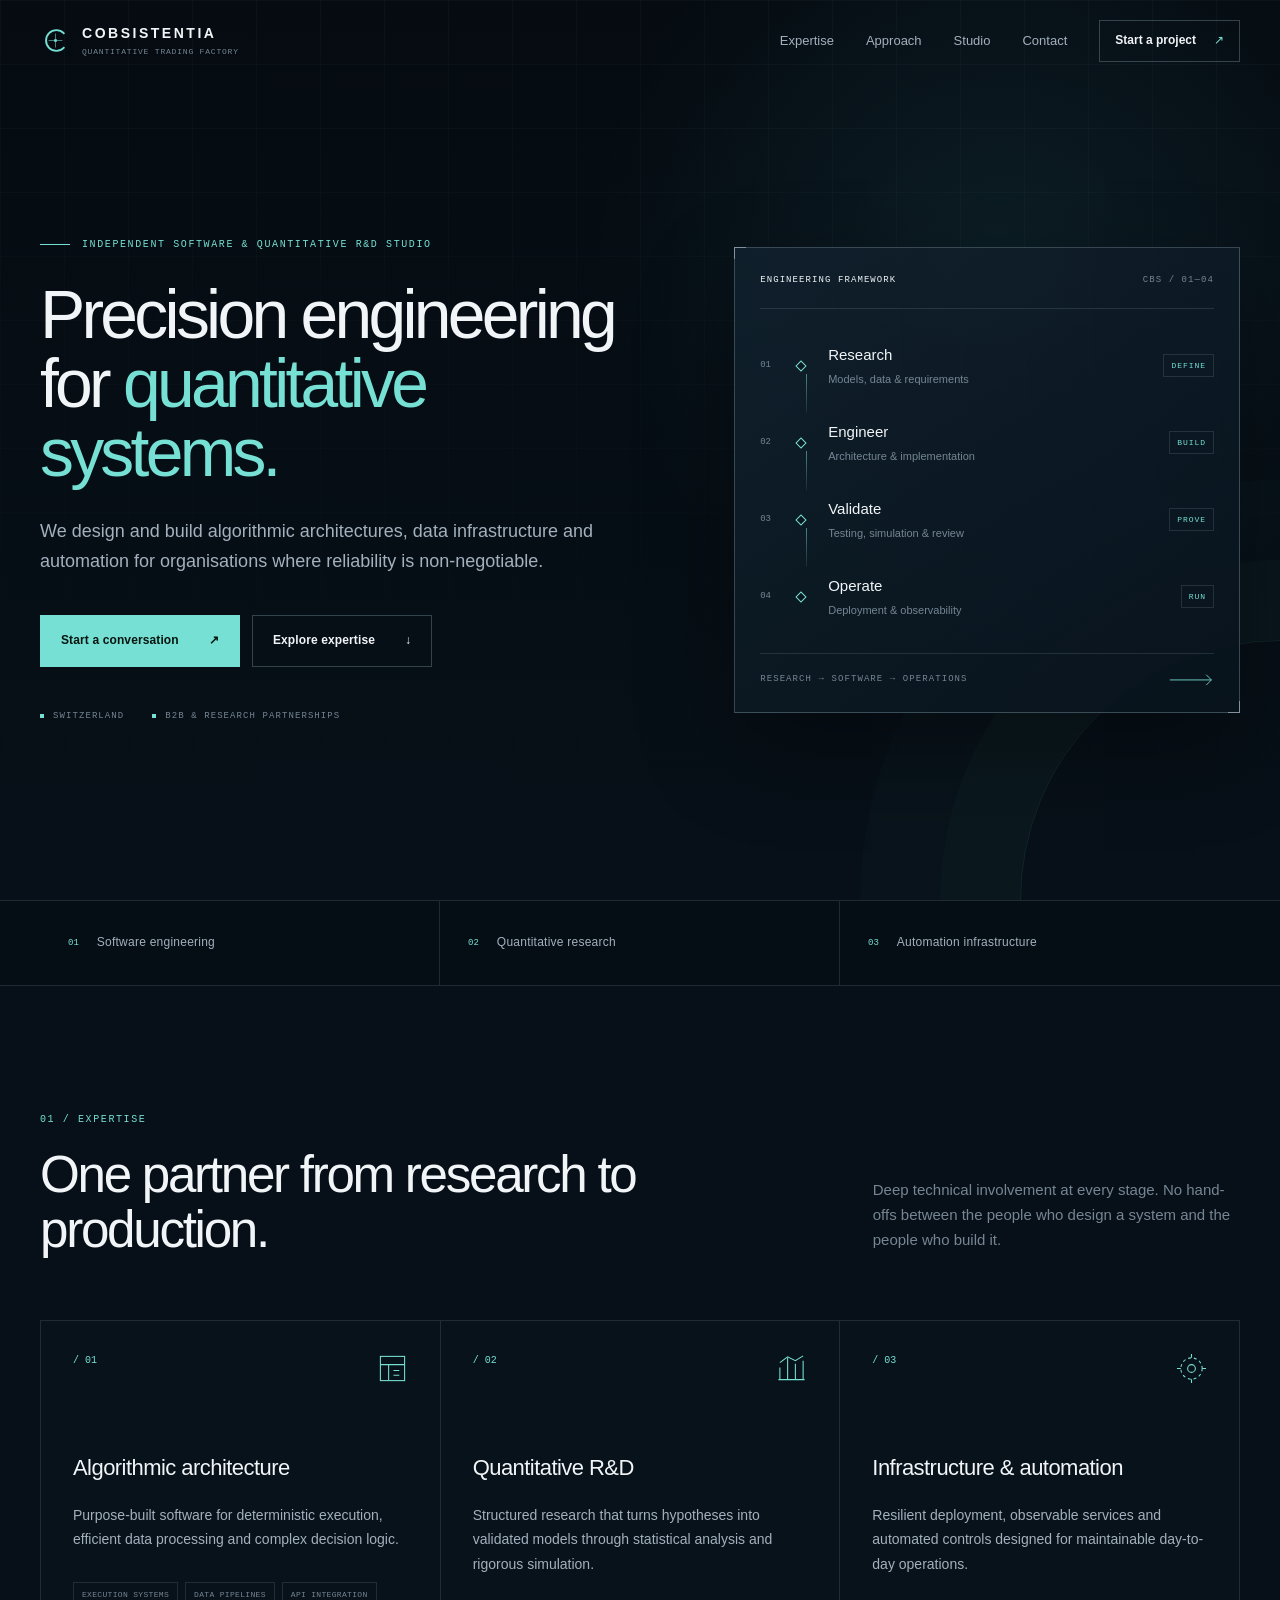
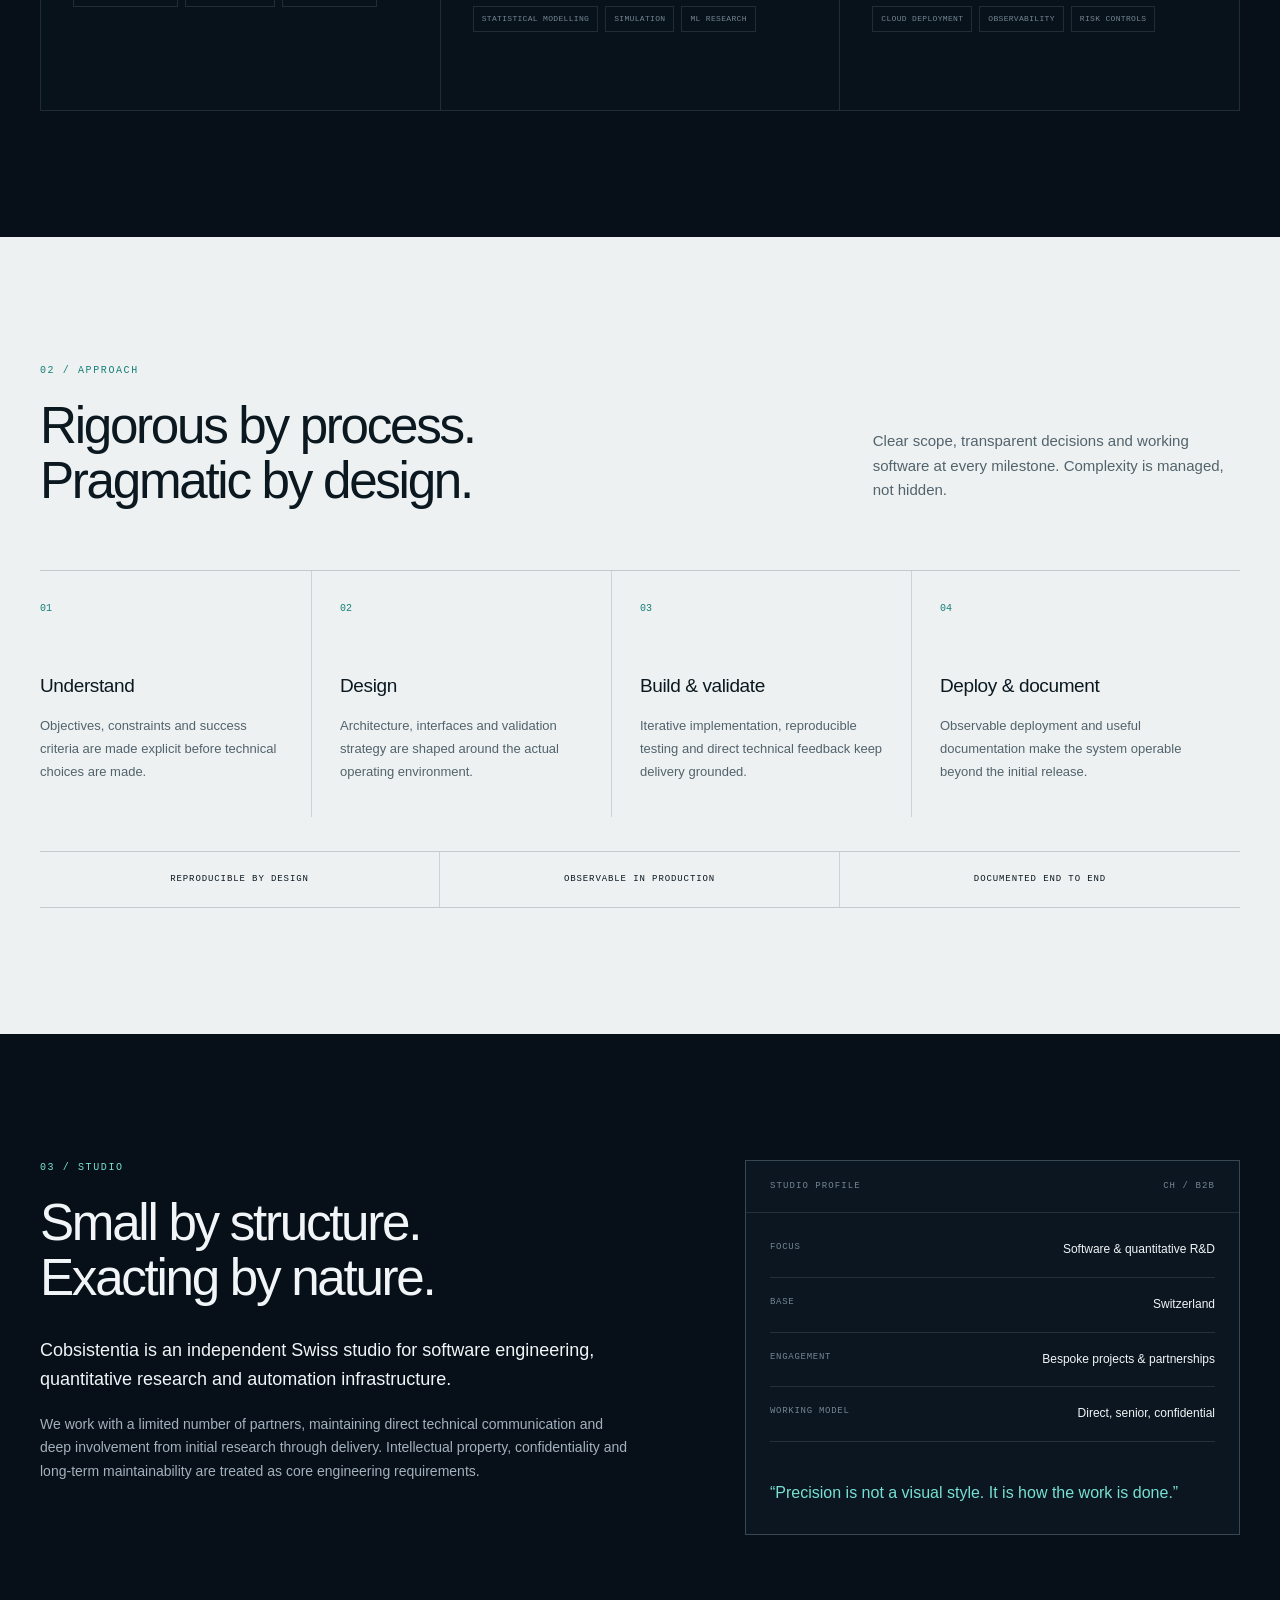
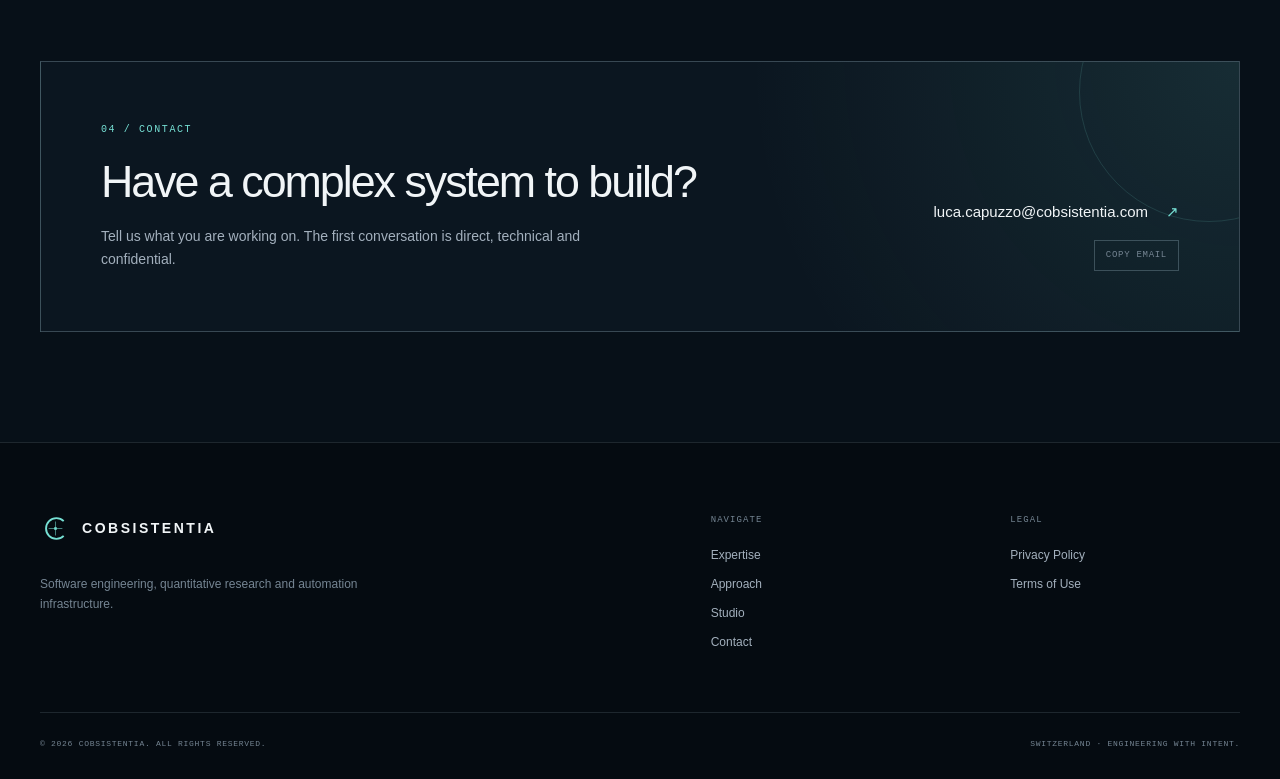
<file: index.html>
<!DOCTYPE html>
<html lang="en">
<head>
  <meta charset="UTF-8">
  <meta name="viewport" content="width=device-width, initial-scale=1.0">
  <title>Cobsistentia — Software Engineering & Quantitative R&D</title>
  <meta name="description" content="Cobsistentia is a Swiss software engineering and quantitative R&D studio building algorithmic systems, data infrastructure and automation for complex environments.">
  <meta name="robots" content="index, follow">
  <meta name="theme-color" content="#071018">
  <link rel="canonical" href="https://www.cobsistentia.com/">

  <meta property="og:type" content="website">
  <meta property="og:locale" content="en_US">
  <meta property="og:site_name" content="Cobsistentia">
  <meta property="og:title" content="Cobsistentia — Precision engineering for quantitative systems">
  <meta property="og:description" content="Software engineering, quantitative R&D and automation infrastructure — from research to resilient production.">
  <meta property="og:url" content="https://www.cobsistentia.com/">
  <meta property="og:image" content="https://www.cobsistentia.com/assets/og-image.png">
  <meta property="og:image:width" content="1200">
  <meta property="og:image:height" content="630">
  <meta property="og:image:alt" content="Cobsistentia — Software Engineering and Quantitative R&D">
  <meta name="twitter:card" content="summary_large_image">
  <meta name="twitter:title" content="Cobsistentia — Precision engineering for quantitative systems">
  <meta name="twitter:description" content="Software engineering, quantitative R&D and automation infrastructure.">
  <meta name="twitter:image" content="https://www.cobsistentia.com/assets/og-image.png">

  <link rel="icon" href="assets/favicon.svg" type="image/svg+xml">
  <link rel="manifest" href="site.webmanifest">
  <link rel="stylesheet" href="assets/css/style.css">
  <script src="assets/js/main.js" defer></script>

  <script type="application/ld+json">
  {
    "@context": "https://schema.org",
    "@type": "ProfessionalService",
    "name": "Cobsistentia",
    "url": "https://www.cobsistentia.com/",
    "logo": "https://www.cobsistentia.com/assets/og-image.png",
    "email": "luca.capuzzo@cobsistentia.com",
    "description": "Software engineering, quantitative research and automation infrastructure studio.",
    "address": { "@type": "PostalAddress", "addressCountry": "CH" },
    "areaServed": "Worldwide",
    "knowsAbout": ["Software Engineering", "Quantitative Research", "Data Infrastructure", "Automation"]
  }
  </script>
</head>
<body>
  <a class="skip-link" href="#main">Skip to content</a>

  <header class="site-header" id="siteHeader">
    <div class="container header-inner">
      <a class="brand" href="#top" aria-label="Cobsistentia home">
        <svg class="brand-mark" viewBox="0 0 36 36" fill="none" aria-hidden="true">
          <path d="M27.5 9.5A12 12 0 1 0 27.5 26.5" stroke="currentColor" stroke-width="2.2" stroke-linecap="square"/>
          <path d="M18 10v16M10 18h16" stroke="currentColor" stroke-width="1.2" opacity=".55"/>
          <rect x="16.5" y="16.5" width="3" height="3" fill="currentColor"/>
        </svg>
        <span class="brand-copy">
          <span class="brand-name">Cobsistentia</span>
          <span class="brand-descriptor">Quantitative Trading Factory</span>
        </span>
      </a>

      <nav class="desktop-nav" aria-label="Primary navigation">
        <a href="#expertise">Expertise</a>
        <a href="#approach">Approach</a>
        <a href="#studio">Studio</a>
        <a href="#contact">Contact</a>
      </nav>

      <a class="header-cta" href="mailto:luca.capuzzo@cobsistentia.com?subject=Project%20inquiry%20%E2%80%94%20Cobsistentia">
        Start a project <span aria-hidden="true">↗</span>
      </a>

      <button class="menu-toggle" id="menuBtn" type="button" aria-label="Open navigation" aria-controls="mobileMenu" aria-expanded="false">
        <span></span><span></span>
      </button>
    </div>

    <div class="mobile-menu" id="mobileMenu" hidden>
      <nav class="container" aria-label="Mobile navigation">
        <a href="#expertise"><span>01</span>Expertise</a>
        <a href="#approach"><span>02</span>Approach</a>
        <a href="#studio"><span>03</span>Studio</a>
        <a href="#contact"><span>04</span>Contact</a>
        <a class="mobile-contact" href="mailto:luca.capuzzo@cobsistentia.com?subject=Project%20inquiry%20%E2%80%94%20Cobsistentia">Start a project <span aria-hidden="true">↗</span></a>
      </nav>
    </div>
  </header>

  <main id="main">
    <section class="hero" id="top" aria-labelledby="hero-title">
      <div class="container hero-grid">
        <div class="hero-copy">
          <p class="eyebrow reveal"><span></span> Independent software &amp; quantitative R&amp;D studio</p>
          <h1 class="reveal" id="hero-title" data-delay="80">Precision engineering for <em>quantitative systems.</em></h1>
          <p class="hero-intro reveal" data-delay="160">We design and build algorithmic architectures, data infrastructure and automation for organisations where reliability is non-negotiable.</p>
          <div class="hero-actions reveal" data-delay="240">
            <a class="button button-primary" href="mailto:luca.capuzzo@cobsistentia.com?subject=Project%20inquiry%20%E2%80%94%20Cobsistentia">Start a conversation <span aria-hidden="true">↗</span></a>
            <a class="button button-secondary" href="#expertise">Explore expertise <span aria-hidden="true">↓</span></a>
          </div>
          <div class="hero-meta reveal" data-delay="300">
            <span>Switzerland</span>
            <span>B2B &amp; research partnerships</span>
          </div>
        </div>

        <div class="system-card reveal" data-delay="180" role="img" aria-label="Cobsistentia engineering framework: research, engineering, validation and operations">
          <div class="system-card-header">
            <span>Engineering framework</span>
            <span class="mono">CBS / 01—04</span>
          </div>
          <ol class="workflow">
            <li>
              <span class="workflow-index">01</span>
              <span class="workflow-node"></span>
              <span class="workflow-copy"><strong>Research</strong><small>Models, data &amp; requirements</small></span>
              <span class="workflow-tag">DEFINE</span>
            </li>
            <li>
              <span class="workflow-index">02</span>
              <span class="workflow-node"></span>
              <span class="workflow-copy"><strong>Engineer</strong><small>Architecture &amp; implementation</small></span>
              <span class="workflow-tag">BUILD</span>
            </li>
            <li>
              <span class="workflow-index">03</span>
              <span class="workflow-node"></span>
              <span class="workflow-copy"><strong>Validate</strong><small>Testing, simulation &amp; review</small></span>
              <span class="workflow-tag">PROVE</span>
            </li>
            <li>
              <span class="workflow-index">04</span>
              <span class="workflow-node"></span>
              <span class="workflow-copy"><strong>Operate</strong><small>Deployment &amp; observability</small></span>
              <span class="workflow-tag">RUN</span>
            </li>
          </ol>
          <div class="system-card-footer">
            <span>Research → Software → Operations</span>
            <svg viewBox="0 0 52 16" fill="none" aria-hidden="true"><path d="M1 8h48M43 2l6 6-6 6" stroke="currentColor"/></svg>
          </div>
        </div>
      </div>
    </section>

    <div class="capability-strip" aria-label="Core disciplines">
      <div class="container capability-grid">
        <div><span>01</span><strong>Software engineering</strong></div>
        <div><span>02</span><strong>Quantitative research</strong></div>
        <div><span>03</span><strong>Automation infrastructure</strong></div>
      </div>
    </div>

    <section class="section" id="expertise" aria-labelledby="expertise-title">
      <div class="container">
        <div class="section-heading reveal">
          <div>
            <p class="section-label">01 / Expertise</p>
            <h2 id="expertise-title">One partner from research to production.</h2>
          </div>
          <p>Deep technical involvement at every stage. No hand-offs between the people who design a system and the people who build it.</p>
        </div>

        <div class="expertise-grid">
          <article class="expertise-card reveal">
            <div class="card-topline">
              <span class="card-number">/ 01</span>
              <svg viewBox="0 0 32 32" fill="none" aria-hidden="true"><rect x="3.5" y="3.5" width="25" height="25"/><path d="M3.5 12h25M12 12v16.5M17 18h6M17 23h6"/></svg>
            </div>
            <h3>Algorithmic architecture</h3>
            <p>Purpose-built software for deterministic execution, efficient data processing and complex decision logic.</p>
            <ul class="tag-list" aria-label="Algorithmic architecture capabilities">
              <li>Execution systems</li><li>Data pipelines</li><li>API integration</li>
            </ul>
          </article>

          <article class="expertise-card reveal" data-delay="90">
            <div class="card-topline">
              <span class="card-number">/ 02</span>
              <svg viewBox="0 0 32 32" fill="none" aria-hidden="true"><path d="M4 27V15M12 27V5M20 27V11M28 27V8M2.5 27.5h27"/><path d="m4 10 8-6 8 4 8-5"/></svg>
            </div>
            <h3>Quantitative R&amp;D</h3>
            <p>Structured research that turns hypotheses into validated models through statistical analysis and rigorous simulation.</p>
            <ul class="tag-list" aria-label="Quantitative research capabilities">
              <li>Statistical modelling</li><li>Simulation</li><li>ML research</li>
            </ul>
          </article>

          <article class="expertise-card reveal" data-delay="180">
            <div class="card-topline">
              <span class="card-number">/ 03</span>
              <svg viewBox="0 0 32 32" fill="none" aria-hidden="true"><circle cx="16" cy="16" r="4"/><circle cx="16" cy="16" r="11" stroke-dasharray="3 3"/><path d="M16 1v4M16 27v4M1 16h4M27 16h4"/></svg>
            </div>
            <h3>Infrastructure &amp; automation</h3>
            <p>Resilient deployment, observable services and automated controls designed for maintainable day-to-day operations.</p>
            <ul class="tag-list" aria-label="Infrastructure capabilities">
              <li>Cloud deployment</li><li>Observability</li><li>Risk controls</li>
            </ul>
          </article>
        </div>
      </div>
    </section>

    <section class="section section-light" id="approach" aria-labelledby="approach-title">
      <div class="container">
        <div class="section-heading reveal">
          <div>
            <p class="section-label">02 / Approach</p>
            <h2 id="approach-title">Rigorous by process.<br>Pragmatic by design.</h2>
          </div>
          <p>Clear scope, transparent decisions and working software at every milestone. Complexity is managed, not hidden.</p>
        </div>

        <ol class="process-grid">
          <li class="reveal">
            <span class="process-number">01</span>
            <h3>Understand</h3>
            <p>Objectives, constraints and success criteria are made explicit before technical choices are made.</p>
          </li>
          <li class="reveal" data-delay="70">
            <span class="process-number">02</span>
            <h3>Design</h3>
            <p>Architecture, interfaces and validation strategy are shaped around the actual operating environment.</p>
          </li>
          <li class="reveal" data-delay="140">
            <span class="process-number">03</span>
            <h3>Build &amp; validate</h3>
            <p>Iterative implementation, reproducible testing and direct technical feedback keep delivery grounded.</p>
          </li>
          <li class="reveal" data-delay="210">
            <span class="process-number">04</span>
            <h3>Deploy &amp; document</h3>
            <p>Observable deployment and useful documentation make the system operable beyond the initial release.</p>
          </li>
        </ol>

        <div class="principle-bar reveal">
          <span>Reproducible by design</span>
          <span>Observable in production</span>
          <span>Documented end to end</span>
        </div>
      </div>
    </section>

    <section class="section" id="studio" aria-labelledby="studio-title">
      <div class="container studio-grid">
        <div class="studio-copy reveal">
          <p class="section-label">03 / Studio</p>
          <h2 id="studio-title">Small by structure.<br>Exacting by nature.</h2>
          <p class="studio-lead">Cobsistentia is an independent Swiss studio for software engineering, quantitative research and automation infrastructure.</p>
          <p>We work with a limited number of partners, maintaining direct technical communication and deep involvement from initial research through delivery. Intellectual property, confidentiality and long-term maintainability are treated as core engineering requirements.</p>
        </div>

        <div class="studio-record reveal" data-delay="120">
          <div class="record-header"><span>Studio profile</span><span>CH / B2B</span></div>
          <dl>
            <div><dt>Focus</dt><dd>Software &amp; quantitative R&amp;D</dd></div>
            <div><dt>Base</dt><dd>Switzerland</dd></div>
            <div><dt>Engagement</dt><dd>Bespoke projects &amp; partnerships</dd></div>
            <div><dt>Working model</dt><dd>Direct, senior, confidential</dd></div>
          </dl>
          <blockquote>“Precision is not a visual style. It is how the work is done.”</blockquote>
        </div>
      </div>
    </section>

    <section class="contact-section" id="contact" aria-labelledby="contact-title">
      <div class="container">
        <div class="contact-card reveal">
          <div class="contact-copy">
            <p class="section-label">04 / Contact</p>
            <h2 id="contact-title">Have a complex system to build?</h2>
            <p>Tell us what you are working on. The first conversation is direct, technical and confidential.</p>
          </div>
          <div class="contact-actions">
            <a class="email-link" href="mailto:luca.capuzzo@cobsistentia.com?subject=Project%20inquiry%20%E2%80%94%20Cobsistentia">luca.capuzzo@cobsistentia.com <span aria-hidden="true">↗</span></a>
            <button class="copy-button" id="copyEmail" type="button" data-email="luca.capuzzo@cobsistentia.com">Copy email</button>
          </div>
        </div>
      </div>
    </section>
  </main>

  <footer class="site-footer">
    <div class="container footer-grid">
      <div class="footer-brand">
        <a class="brand" href="#top" aria-label="Back to top">
          <svg class="brand-mark" viewBox="0 0 36 36" fill="none" aria-hidden="true"><path d="M27.5 9.5A12 12 0 1 0 27.5 26.5" stroke="currentColor" stroke-width="2.2"/><path d="M18 10v16M10 18h16" stroke="currentColor" stroke-width="1.2" opacity=".55"/><rect x="16.5" y="16.5" width="3" height="3" fill="currentColor"/></svg>
          <span class="brand-name">Cobsistentia</span>
        </a>
        <p>Software engineering, quantitative research and automation infrastructure.</p>
      </div>
      <div class="footer-nav">
        <p class="footer-label">Navigate</p>
        <a href="#expertise">Expertise</a><a href="#approach">Approach</a><a href="#studio">Studio</a><a href="#contact">Contact</a>
      </div>
      <div class="footer-nav">
        <p class="footer-label">Legal</p>
        <a href="privacy.html">Privacy Policy</a><a href="terms.html">Terms of Use</a>
      </div>
    </div>
    <div class="container footer-bottom">
      <p>© <span id="year">2026</span> Cobsistentia. All rights reserved.</p>
      <p>Switzerland <span aria-hidden="true">·</span> Engineering with intent.</p>
    </div>
  </footer>

  <div class="toast" id="copyStatus" role="status" aria-live="polite"></div>
</body>
</html>
</file>
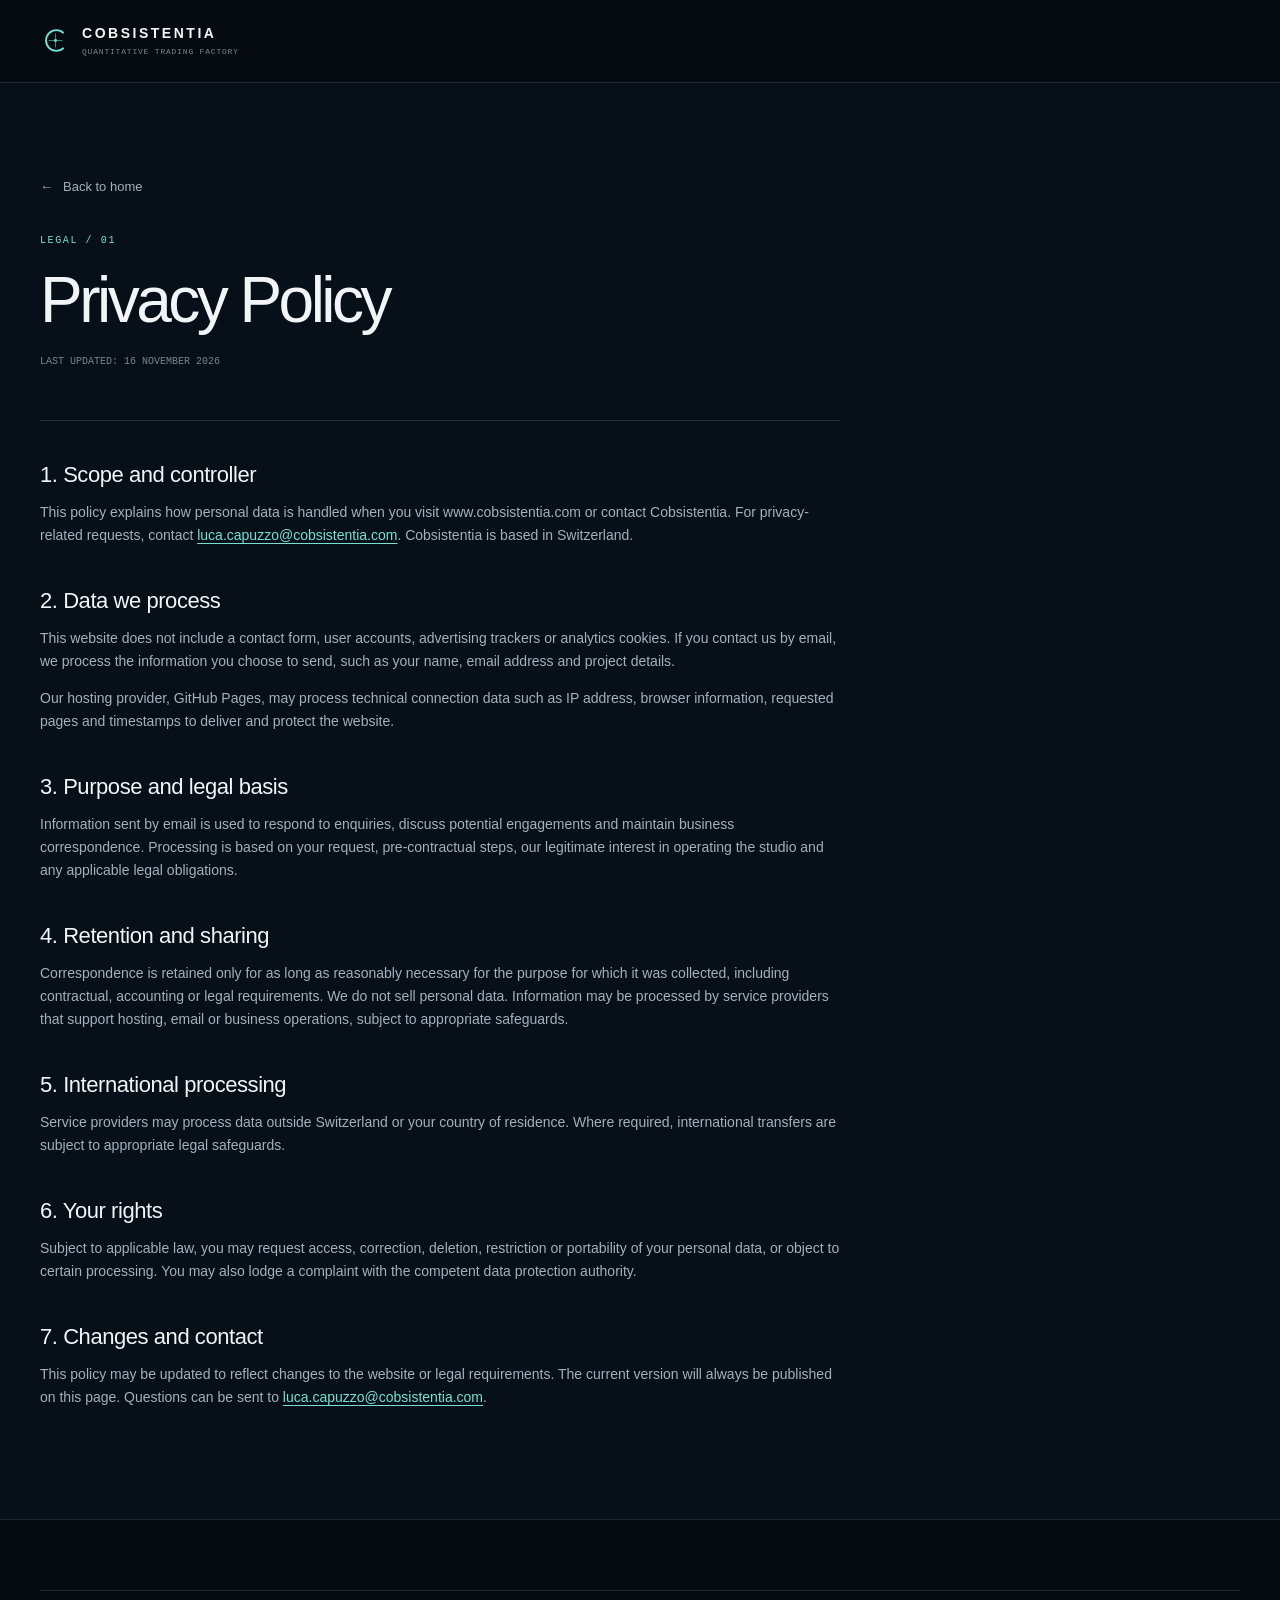
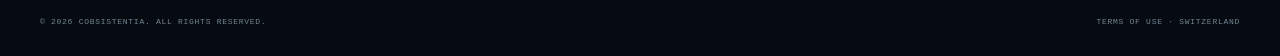
<file: privacy.html>
<!DOCTYPE html>
<html lang="en">
<head>
  <meta charset="UTF-8">
  <meta name="viewport" content="width=device-width, initial-scale=1.0">
  <title>Privacy Policy — Cobsistentia</title>
  <meta name="description" content="Privacy Policy for the Cobsistentia website.">
  <meta name="theme-color" content="#071018">
  <link rel="canonical" href="https://www.cobsistentia.com/privacy.html">
  <link rel="icon" href="assets/favicon.svg" type="image/svg+xml">
  <link rel="stylesheet" href="assets/css/style.css">
  <script src="assets/js/main.js" defer></script>
</head>
<body>
  <a class="skip-link" href="#main">Skip to content</a>
  <header class="site-header legal-header">
    <div class="container header-inner">
      <a class="brand" href="index.html" aria-label="Cobsistentia home">
        <svg class="brand-mark" viewBox="0 0 36 36" fill="none" aria-hidden="true"><path d="M27.5 9.5A12 12 0 1 0 27.5 26.5" stroke="currentColor" stroke-width="2.2"/><path d="M18 10v16M10 18h16" stroke="currentColor" stroke-width="1.2" opacity=".55"/><rect x="16.5" y="16.5" width="3" height="3" fill="currentColor"/></svg>
        <span class="brand-copy"><span class="brand-name">Cobsistentia</span><span class="brand-descriptor">Quantitative Trading Factory</span></span>
      </a>
    </div>
  </header>

  <main class="legal-main" id="main">
    <div class="container">
      <a class="back-link" href="index.html"><span aria-hidden="true">←</span> Back to home</a>
      <div class="legal-hero">
        <p class="section-label">Legal / 01</p>
        <h1>Privacy Policy</h1>
        <p>Last updated: 16 November 2026</p>
      </div>

      <div class="legal-content">
        <section>
          <h2>1. Scope and controller</h2>
          <p>This policy explains how personal data is handled when you visit www.cobsistentia.com or contact Cobsistentia. For privacy-related requests, contact <a href="mailto:luca.capuzzo@cobsistentia.com">luca.capuzzo@cobsistentia.com</a>. Cobsistentia is based in Switzerland.</p>
        </section>
        <section>
          <h2>2. Data we process</h2>
          <p>This website does not include a contact form, user accounts, advertising trackers or analytics cookies. If you contact us by email, we process the information you choose to send, such as your name, email address and project details.</p>
          <p>Our hosting provider, GitHub Pages, may process technical connection data such as IP address, browser information, requested pages and timestamps to deliver and protect the website.</p>
        </section>
        <section>
          <h2>3. Purpose and legal basis</h2>
          <p>Information sent by email is used to respond to enquiries, discuss potential engagements and maintain business correspondence. Processing is based on your request, pre-contractual steps, our legitimate interest in operating the studio and any applicable legal obligations.</p>
        </section>
        <section>
          <h2>4. Retention and sharing</h2>
          <p>Correspondence is retained only for as long as reasonably necessary for the purpose for which it was collected, including contractual, accounting or legal requirements. We do not sell personal data. Information may be processed by service providers that support hosting, email or business operations, subject to appropriate safeguards.</p>
        </section>
        <section>
          <h2>5. International processing</h2>
          <p>Service providers may process data outside Switzerland or your country of residence. Where required, international transfers are subject to appropriate legal safeguards.</p>
        </section>
        <section>
          <h2>6. Your rights</h2>
          <p>Subject to applicable law, you may request access, correction, deletion, restriction or portability of your personal data, or object to certain processing. You may also lodge a complaint with the competent data protection authority.</p>
        </section>
        <section>
          <h2>7. Changes and contact</h2>
          <p>This policy may be updated to reflect changes to the website or legal requirements. The current version will always be published on this page. Questions can be sent to <a href="mailto:luca.capuzzo@cobsistentia.com">luca.capuzzo@cobsistentia.com</a>.</p>
        </section>
      </div>
    </div>
  </main>

  <footer class="site-footer">
    <div class="container footer-bottom">
      <p>© <span id="year">2026</span> Cobsistentia. All rights reserved.</p>
      <p><a href="terms.html">Terms of Use</a> <span aria-hidden="true">·</span> Switzerland</p>
    </div>
  </footer>
</body>
</html>
</file>
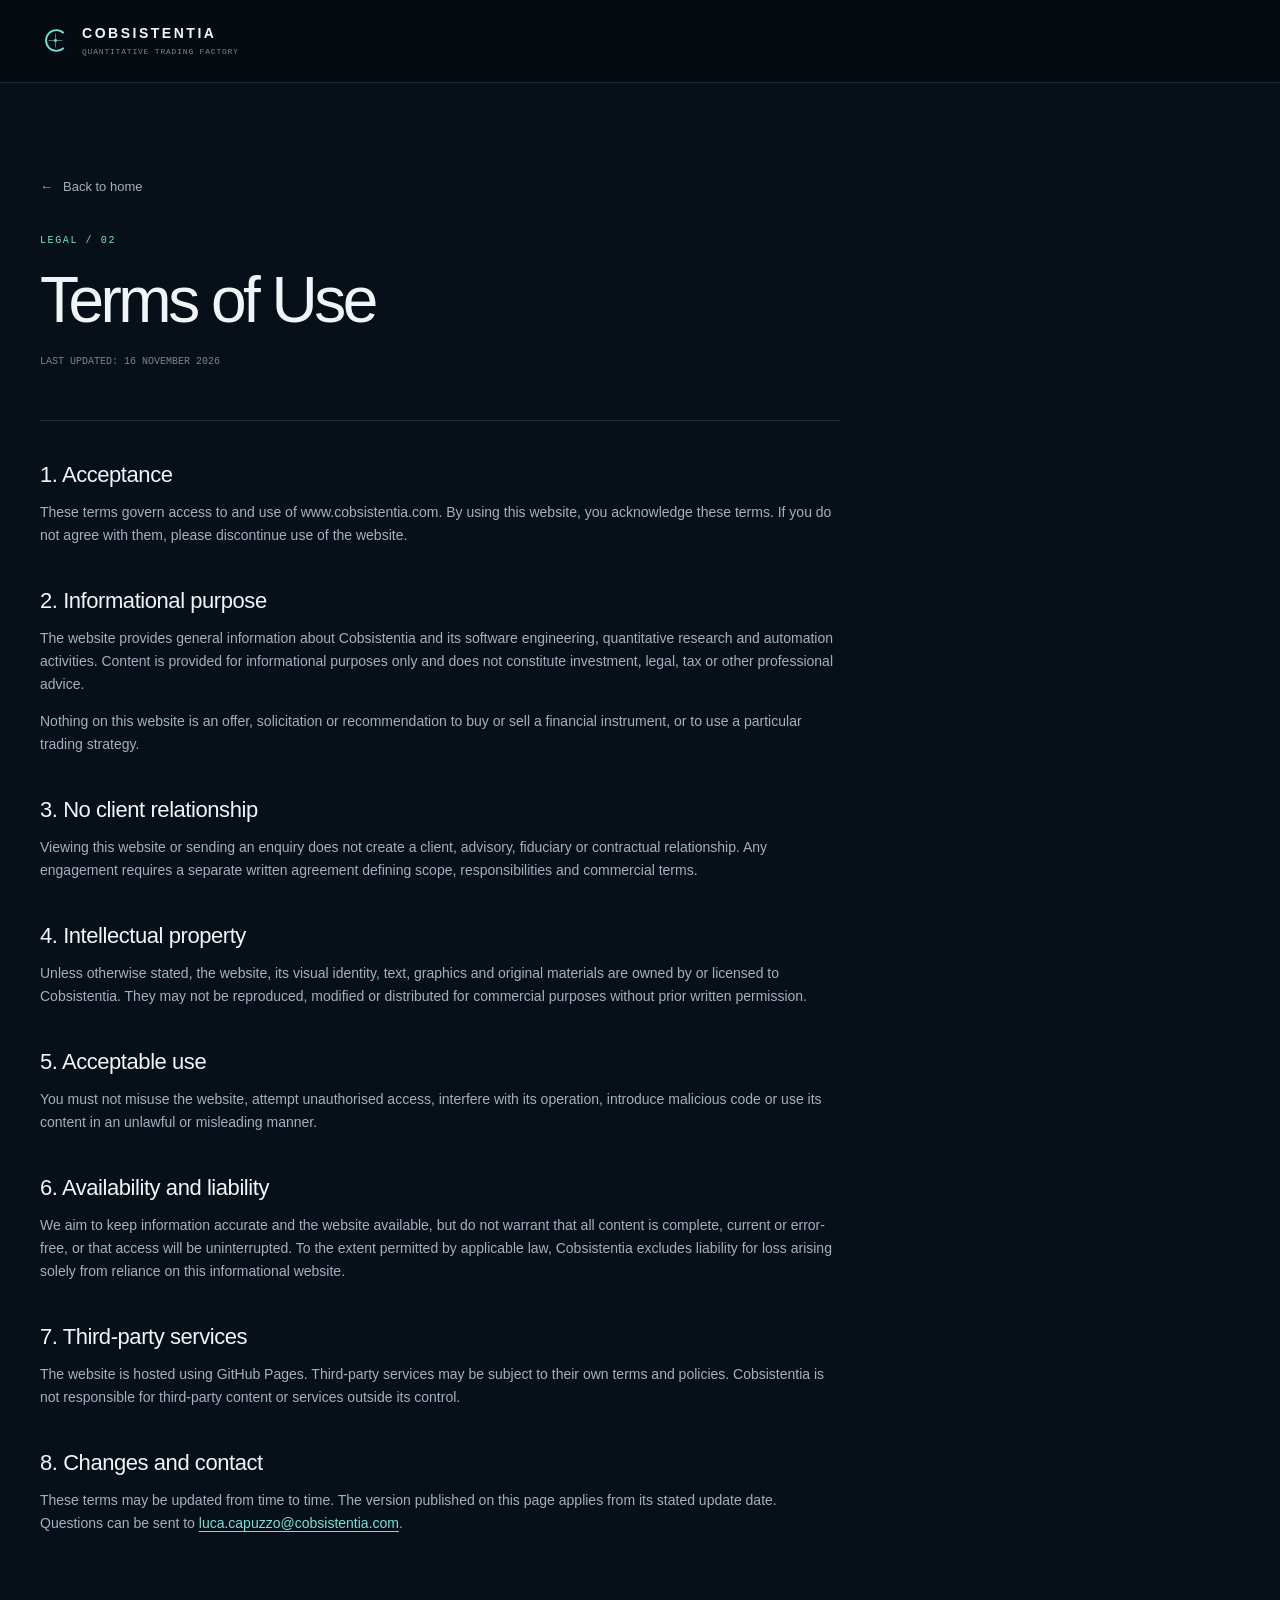
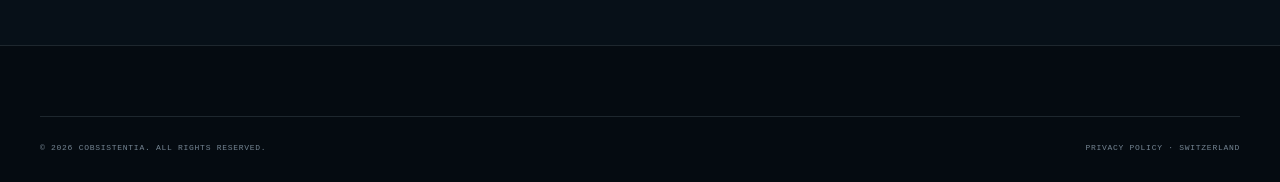
<file: terms.html>
<!DOCTYPE html>
<html lang="en">
<head>
  <meta charset="UTF-8">
  <meta name="viewport" content="width=device-width, initial-scale=1.0">
  <title>Terms of Use — Cobsistentia</title>
  <meta name="description" content="Terms of Use for the Cobsistentia website.">
  <meta name="theme-color" content="#071018">
  <link rel="canonical" href="https://www.cobsistentia.com/terms.html">
  <link rel="icon" href="assets/favicon.svg" type="image/svg+xml">
  <link rel="stylesheet" href="assets/css/style.css">
  <script src="assets/js/main.js" defer></script>
</head>
<body>
  <a class="skip-link" href="#main">Skip to content</a>
  <header class="site-header legal-header">
    <div class="container header-inner">
      <a class="brand" href="index.html" aria-label="Cobsistentia home">
        <svg class="brand-mark" viewBox="0 0 36 36" fill="none" aria-hidden="true"><path d="M27.5 9.5A12 12 0 1 0 27.5 26.5" stroke="currentColor" stroke-width="2.2"/><path d="M18 10v16M10 18h16" stroke="currentColor" stroke-width="1.2" opacity=".55"/><rect x="16.5" y="16.5" width="3" height="3" fill="currentColor"/></svg>
        <span class="brand-copy"><span class="brand-name">Cobsistentia</span><span class="brand-descriptor">Quantitative Trading Factory</span></span>
      </a>
    </div>
  </header>

  <main class="legal-main" id="main">
    <div class="container">
      <a class="back-link" href="index.html"><span aria-hidden="true">←</span> Back to home</a>
      <div class="legal-hero">
        <p class="section-label">Legal / 02</p>
        <h1>Terms of Use</h1>
        <p>Last updated: 16 November 2026</p>
      </div>

      <div class="legal-content">
        <section>
          <h2>1. Acceptance</h2>
          <p>These terms govern access to and use of www.cobsistentia.com. By using this website, you acknowledge these terms. If you do not agree with them, please discontinue use of the website.</p>
        </section>
        <section>
          <h2>2. Informational purpose</h2>
          <p>The website provides general information about Cobsistentia and its software engineering, quantitative research and automation activities. Content is provided for informational purposes only and does not constitute investment, legal, tax or other professional advice.</p>
          <p>Nothing on this website is an offer, solicitation or recommendation to buy or sell a financial instrument, or to use a particular trading strategy.</p>
        </section>
        <section>
          <h2>3. No client relationship</h2>
          <p>Viewing this website or sending an enquiry does not create a client, advisory, fiduciary or contractual relationship. Any engagement requires a separate written agreement defining scope, responsibilities and commercial terms.</p>
        </section>
        <section>
          <h2>4. Intellectual property</h2>
          <p>Unless otherwise stated, the website, its visual identity, text, graphics and original materials are owned by or licensed to Cobsistentia. They may not be reproduced, modified or distributed for commercial purposes without prior written permission.</p>
        </section>
        <section>
          <h2>5. Acceptable use</h2>
          <p>You must not misuse the website, attempt unauthorised access, interfere with its operation, introduce malicious code or use its content in an unlawful or misleading manner.</p>
        </section>
        <section>
          <h2>6. Availability and liability</h2>
          <p>We aim to keep information accurate and the website available, but do not warrant that all content is complete, current or error-free, or that access will be uninterrupted. To the extent permitted by applicable law, Cobsistentia excludes liability for loss arising solely from reliance on this informational website.</p>
        </section>
        <section>
          <h2>7. Third-party services</h2>
          <p>The website is hosted using GitHub Pages. Third-party services may be subject to their own terms and policies. Cobsistentia is not responsible for third-party content or services outside its control.</p>
        </section>
        <section>
          <h2>8. Changes and contact</h2>
          <p>These terms may be updated from time to time. The version published on this page applies from its stated update date. Questions can be sent to <a href="mailto:luca.capuzzo@cobsistentia.com">luca.capuzzo@cobsistentia.com</a>.</p>
        </section>
      </div>
    </div>
  </main>

  <footer class="site-footer">
    <div class="container footer-bottom">
      <p>© <span id="year">2026</span> Cobsistentia. All rights reserved.</p>
      <p><a href="privacy.html">Privacy Policy</a> <span aria-hidden="true">·</span> Switzerland</p>
    </div>
  </footer>
</body>
</html>
</file>
<file: assets/css/style.css>
/* Cobsistentia — production styles */
:root {
  --bg: #071018;
  --bg-deep: #050b11;
  --surface: #0b1620;
  --surface-2: #0f1c28;
  --text: #f1f5f7;
  --muted: #a3b0bd;
  --subtle: #758593;
  --accent: #76e0d4;
  --accent-strong: #42c8bb;
  --line: rgba(174, 201, 216, 0.15);
  --line-strong: rgba(174, 201, 216, 0.28);
  --light-bg: #edf1f2;
  --light-text: #0b1820;
  --light-muted: #53636c;
  --container: 1200px;
  --font-sans: Inter, "SF Pro Display", "Segoe UI", Helvetica, Arial, sans-serif;
  --font-mono: "SFMono-Regular", Consolas, "Liberation Mono", monospace;
}

*, *::before, *::after { box-sizing: border-box; }
html { scroll-behavior: smooth; scroll-padding-top: 96px; }
body {
  margin: 0;
  min-width: 320px;
  background: var(--bg);
  color: var(--muted);
  font-family: var(--font-sans);
  font-size: 16px;
  line-height: 1.65;
  -webkit-font-smoothing: antialiased;
  text-rendering: optimizeLegibility;
}
body.menu-open { overflow: hidden; }
::selection { background: rgba(118, 224, 212, 0.28); color: var(--text); }
a { color: inherit; text-decoration: none; }
button { font: inherit; }
img, svg { display: block; max-width: 100%; }
p, h1, h2, h3, blockquote { margin: 0; }
ul, ol, dl, dd { margin: 0; padding: 0; }
[hidden] { display: none !important; }

.container { width: min(var(--container), calc(100% - 64px)); margin-inline: auto; }
.mono { font-family: var(--font-mono); }
.skip-link {
  position: fixed; top: 12px; left: 12px; z-index: 200;
  padding: 10px 16px; background: var(--accent); color: var(--bg);
  transform: translateY(-160%); transition: transform 160ms ease;
}
.skip-link:focus { transform: translateY(0); }
a:focus-visible, button:focus-visible {
  outline: 2px solid var(--accent); outline-offset: 5px;
}

/* Header */
.site-header {
  position: fixed; inset: 0 0 auto; z-index: 100;
  border-bottom: 1px solid transparent;
  transition: background 180ms ease, border-color 180ms ease, box-shadow 180ms ease;
}
.site-header.is-scrolled, .site-header.menu-active {
  background: rgba(7, 16, 24, 0.92);
  border-color: var(--line);
  box-shadow: 0 12px 40px rgba(0, 0, 0, 0.16);
  backdrop-filter: blur(18px);
  -webkit-backdrop-filter: blur(18px);
}
.header-inner { height: 82px; display: flex; align-items: center; gap: 32px; }
.brand { display: inline-flex; align-items: center; gap: 11px; color: var(--text); flex-shrink: 0; }
.brand-mark { width: 31px; height: 31px; color: var(--accent); }
.brand-copy { display: flex; flex-direction: column; line-height: 1.2; }
.brand-name { font-size: 14px; font-weight: 650; letter-spacing: 0.18em; text-transform: uppercase; }
.brand-descriptor { margin-top: 5px; color: var(--subtle); font-family: var(--font-mono); font-size: 8px; letter-spacing: 0.1em; text-transform: uppercase; }
.desktop-nav { display: flex; align-items: center; gap: 32px; margin-left: auto; }
.desktop-nav a { position: relative; color: var(--muted); font-size: 13px; font-weight: 500; }
.desktop-nav a::after { content: ""; position: absolute; left: 0; right: 100%; bottom: -8px; height: 1px; background: var(--accent); transition: right 160ms ease; }
.desktop-nav a:hover { color: var(--text); }
.desktop-nav a:hover::after { right: 0; }
.header-cta { display: inline-flex; align-items: center; gap: 18px; padding: 10px 15px; border: 1px solid var(--line-strong); color: var(--text); font-size: 12px; font-weight: 550; transition: border-color 160ms ease, background 160ms ease; }
.header-cta:hover { border-color: var(--accent); background: rgba(118, 224, 212, 0.06); }
.header-cta span { color: var(--accent); }
.menu-toggle { display: none; width: 42px; height: 42px; margin-left: auto; padding: 0; border: 0; background: transparent; cursor: pointer; }
.menu-toggle span { display: block; width: 24px; height: 1px; margin: 7px auto; background: var(--text); transition: transform 180ms ease; }
.menu-toggle[aria-expanded="true"] span:first-child { transform: translateY(4px) rotate(45deg); }
.menu-toggle[aria-expanded="true"] span:last-child { transform: translateY(-4px) rotate(-45deg); }
.mobile-menu { position: absolute; top: 82px; left: 0; right: 0; height: calc(100svh - 82px); background: rgba(7, 16, 24, 0.98); border-top: 1px solid var(--line); }
.mobile-menu nav { display: flex; flex-direction: column; padding-block: 30px; }
.mobile-menu nav > a { display: flex; align-items: center; gap: 22px; padding: 18px 0; border-bottom: 1px solid var(--line); color: var(--text); font-size: 23px; letter-spacing: -0.02em; }
.mobile-menu nav > a > span { color: var(--accent); font-family: var(--font-mono); font-size: 10px; letter-spacing: 0.08em; }
.mobile-menu .mobile-contact { justify-content: space-between; margin-top: 24px; padding: 16px 20px; border: 1px solid var(--accent); font-size: 15px; }

/* Hero */
.hero { position: relative; min-height: 100svh; display: flex; align-items: center; overflow: hidden; padding: 150px 0 90px; background: radial-gradient(circle at 78% 28%, rgba(52, 139, 151, 0.13), transparent 34%), linear-gradient(180deg, var(--bg-deep), var(--bg)); }
.hero::before { content: ""; position: absolute; inset: 0; pointer-events: none; background-image: linear-gradient(rgba(148, 180, 194, 0.045) 1px, transparent 1px), linear-gradient(90deg, rgba(148, 180, 194, 0.045) 1px, transparent 1px); background-size: 64px 64px; mask-image: linear-gradient(to bottom, black, transparent 88%); }
.hero::after { content: ""; position: absolute; width: 520px; height: 520px; right: -260px; bottom: -260px; border: 1px solid rgba(118, 224, 212, 0.1); border-radius: 50%; box-shadow: 0 0 0 80px rgba(118, 224, 212, 0.018), 0 0 0 160px rgba(118, 224, 212, 0.012); }
.hero-grid { position: relative; z-index: 1; display: grid; grid-template-columns: minmax(0, 1.1fr) minmax(390px, 0.9fr); align-items: center; gap: 76px; }
.eyebrow, .section-label { color: var(--accent); font-family: var(--font-mono); font-size: 10px; line-height: 1.5; letter-spacing: 0.16em; text-transform: uppercase; }
.eyebrow { display: flex; align-items: center; gap: 12px; margin-bottom: 28px; }
.eyebrow > span { width: 30px; height: 1px; background: var(--accent); }
h1, h2, h3 { color: var(--text); font-weight: 520; }
h1 { max-width: 720px; font-size: clamp(3.1rem, 5.3vw, 5.25rem); line-height: 1.02; letter-spacing: -0.055em; }
h1 em { color: var(--accent); font-style: normal; }
.hero-intro { max-width: 610px; margin-top: 30px; color: var(--muted); font-size: 18px; line-height: 1.65; }
.hero-actions { display: flex; flex-wrap: wrap; gap: 12px; margin-top: 38px; }
.button { display: inline-flex; align-items: center; justify-content: space-between; gap: 30px; min-height: 52px; padding: 14px 20px; border: 1px solid transparent; font-size: 12px; font-weight: 600; letter-spacing: 0.01em; transition: transform 160ms ease, background 160ms ease, border-color 160ms ease; }
.button:hover { transform: translateY(-2px); }
.button-primary { background: var(--accent); color: #071510; }
.button-primary:hover { background: #94eae1; }
.button-secondary { border-color: var(--line-strong); color: var(--text); }
.button-secondary:hover { border-color: var(--accent); background: rgba(118, 224, 212, 0.04); }
.hero-meta { display: flex; gap: 28px; margin-top: 42px; color: var(--subtle); font-family: var(--font-mono); font-size: 9px; letter-spacing: 0.12em; text-transform: uppercase; }
.hero-meta span { display: inline-flex; align-items: center; gap: 9px; }
.hero-meta span::before { content: ""; width: 4px; height: 4px; background: var(--accent); }

.system-card { position: relative; padding: 25px; border: 1px solid var(--line-strong); background: linear-gradient(145deg, rgba(16, 32, 44, 0.94), rgba(8, 19, 28, 0.94)); box-shadow: 0 35px 90px rgba(0, 0, 0, 0.32); }
.system-card::before, .system-card::after { content: ""; position: absolute; width: 12px; height: 12px; border-color: var(--accent); opacity: 0.7; }
.system-card::before { top: -1px; left: -1px; border-top: 1px solid; border-left: 1px solid; }
.system-card::after { right: -1px; bottom: -1px; border-right: 1px solid; border-bottom: 1px solid; }
.system-card-header, .system-card-footer { display: flex; align-items: center; justify-content: space-between; gap: 20px; font-family: var(--font-mono); font-size: 9px; letter-spacing: 0.12em; text-transform: uppercase; }
.system-card-header { padding-bottom: 20px; border-bottom: 1px solid var(--line); color: var(--text); }
.system-card-header .mono { color: var(--subtle); }
.workflow { list-style: none; padding: 18px 0; }
.workflow li { position: relative; display: grid; grid-template-columns: 24px 18px 1fr auto; align-items: center; gap: 13px; min-height: 77px; }
.workflow li:not(:last-child)::after { content: ""; position: absolute; top: 47px; bottom: -9px; left: 46px; width: 1px; background: linear-gradient(var(--accent), var(--line)); opacity: 0.55; }
.workflow-index { color: var(--subtle); font-family: var(--font-mono); font-size: 9px; }
.workflow-node { position: relative; z-index: 1; width: 8px; height: 8px; border: 1px solid var(--accent); background: var(--surface); transform: rotate(45deg); }
.workflow-copy { display: flex; flex-direction: column; }
.workflow-copy strong { color: var(--text); font-size: 15px; font-weight: 520; }
.workflow-copy small { margin-top: 3px; color: var(--subtle); font-size: 11px; }
.workflow-tag { padding: 4px 7px; border: 1px solid var(--line); color: var(--accent); font-family: var(--font-mono); font-size: 8px; letter-spacing: 0.12em; }
.system-card-footer { padding-top: 18px; border-top: 1px solid var(--line); color: var(--subtle); }
.system-card-footer svg { width: 45px; color: var(--accent); }

.capability-strip { border-top: 1px solid var(--line); border-bottom: 1px solid var(--line); background: rgba(5, 12, 18, 0.45); }
.capability-grid { display: grid; grid-template-columns: repeat(3, 1fr); }
.capability-grid > div { display: flex; align-items: center; gap: 18px; min-height: 84px; padding: 20px 28px; }
.capability-grid > div:not(:last-child) { border-right: 1px solid var(--line); }
.capability-grid span { color: var(--accent); font-family: var(--font-mono); font-size: 9px; }
.capability-grid strong { color: var(--muted); font-size: 12px; font-weight: 500; letter-spacing: 0.02em; }

/* Shared sections */
.section { padding: 126px 0; }
.section-heading { display: grid; grid-template-columns: 1.35fr 0.65fr; align-items: end; gap: 70px; margin-bottom: 62px; }
.section-label { margin-bottom: 20px; }
h2 { font-size: clamp(2.2rem, 4vw, 3.8rem); line-height: 1.08; letter-spacing: -0.045em; }
.section-heading > p { max-width: 420px; padding-bottom: 5px; color: var(--subtle); font-size: 15px; }

.expertise-grid { display: grid; grid-template-columns: repeat(3, 1fr); border-top: 1px solid var(--line); border-left: 1px solid var(--line); }
.expertise-card { min-height: 390px; padding: 32px; border-right: 1px solid var(--line); border-bottom: 1px solid var(--line); background: rgba(11, 22, 32, 0.32); transition: background 180ms ease, transform 180ms ease; }
.expertise-card:hover { background: var(--surface); transform: translateY(-4px); }
.card-topline { display: flex; align-items: flex-start; justify-content: space-between; margin-bottom: 66px; }
.card-number { color: var(--accent); font-family: var(--font-mono); font-size: 10px; }
.card-topline svg { width: 31px; height: 31px; stroke: var(--accent); stroke-width: 1.1; }
.expertise-card h3 { font-size: 22px; letter-spacing: -0.025em; }
.expertise-card > p { margin-top: 17px; color: var(--muted); font-size: 14px; line-height: 1.75; }
.tag-list { display: flex; flex-wrap: wrap; gap: 7px; margin-top: 30px; list-style: none; }
.tag-list li { padding: 5px 8px; border: 1px solid var(--line); color: var(--subtle); font-family: var(--font-mono); font-size: 8px; letter-spacing: 0.04em; text-transform: uppercase; }

.section-light { background: var(--light-bg); color: var(--light-muted); }
.section-light h2, .section-light h3 { color: var(--light-text); }
.section-light .section-label { color: #187f77; }
.section-light .section-heading > p { color: var(--light-muted); }
.process-grid { display: grid; grid-template-columns: repeat(4, 1fr); border-top: 1px solid rgba(11, 24, 32, 0.18); list-style: none; }
.process-grid li { padding: 30px 28px 34px 0; }
.process-grid li:not(:last-child) { margin-right: 28px; border-right: 1px solid rgba(11, 24, 32, 0.14); }
.process-number { display: block; margin-bottom: 52px; color: #187f77; font-family: var(--font-mono); font-size: 10px; }
.process-grid h3 { font-size: 19px; letter-spacing: -0.02em; }
.process-grid p { margin-top: 14px; font-size: 13px; line-height: 1.75; }
.principle-bar { display: grid; grid-template-columns: repeat(3, 1fr); margin-top: 34px; border-top: 1px solid rgba(11, 24, 32, 0.18); border-bottom: 1px solid rgba(11, 24, 32, 0.18); }
.principle-bar span { padding: 20px 0; color: var(--light-text); font-family: var(--font-mono); font-size: 9px; letter-spacing: 0.1em; text-align: center; text-transform: uppercase; }
.principle-bar span:not(:last-child) { border-right: 1px solid rgba(11, 24, 32, 0.14); }

.studio-grid { display: grid; grid-template-columns: 1.1fr 0.9fr; align-items: start; gap: 100px; }
.studio-copy h2 { margin-bottom: 30px; }
.studio-copy > p:not(.section-label) { max-width: 590px; font-size: 14px; }
.studio-copy .studio-lead { margin-bottom: 20px; color: var(--text); font-size: 18px !important; line-height: 1.6; }
.studio-record { border: 1px solid var(--line-strong); background: var(--surface); }
.record-header { display: flex; justify-content: space-between; padding: 18px 24px; border-bottom: 1px solid var(--line); color: var(--subtle); font-family: var(--font-mono); font-size: 9px; letter-spacing: 0.12em; text-transform: uppercase; }
.studio-record dl { padding: 10px 24px; }
.studio-record dl > div { display: grid; grid-template-columns: 110px 1fr; gap: 20px; padding: 17px 0; border-bottom: 1px solid var(--line); font-size: 12px; }
.studio-record dt { color: var(--subtle); font-family: var(--font-mono); font-size: 9px; letter-spacing: 0.08em; text-transform: uppercase; }
.studio-record dd { color: var(--text); text-align: right; }
.studio-record blockquote { padding: 28px 24px; color: var(--accent); font-size: 16px; line-height: 1.6; }

.contact-section { padding: 0 0 110px; }
.contact-card { position: relative; display: grid; grid-template-columns: 1fr auto; align-items: end; gap: 60px; overflow: hidden; padding: 60px; border: 1px solid var(--line-strong); background: radial-gradient(circle at 100% 0, rgba(118, 224, 212, 0.11), transparent 40%), var(--surface); }
.contact-card::after { content: ""; position: absolute; top: -100px; right: -100px; width: 260px; height: 260px; border: 1px solid rgba(118, 224, 212, 0.14); border-radius: 50%; }
.contact-copy { position: relative; z-index: 1; }
.contact-copy h2 { font-size: clamp(2rem, 3.5vw, 3.25rem); }
.contact-copy > p:last-child { max-width: 540px; margin-top: 20px; font-size: 14px; }
.contact-actions { position: relative; z-index: 1; display: flex; flex-direction: column; align-items: flex-end; gap: 16px; }
.email-link { display: inline-flex; align-items: center; gap: 18px; color: var(--text); font-size: 15px; font-weight: 520; }
.email-link span { color: var(--accent); }
.email-link:hover { color: var(--accent); }
.copy-button { padding: 7px 11px; border: 1px solid var(--line-strong); background: transparent; color: var(--subtle); font-family: var(--font-mono); font-size: 9px; letter-spacing: 0.08em; text-transform: uppercase; cursor: pointer; }
.copy-button:hover { border-color: var(--accent); color: var(--text); }
.toast { position: fixed; right: 24px; bottom: 24px; z-index: 150; padding: 12px 18px; border: 1px solid var(--accent); background: var(--surface-2); color: var(--text); font-size: 12px; opacity: 0; transform: translateY(12px); pointer-events: none; transition: opacity 160ms ease, transform 160ms ease; }
.toast.visible { opacity: 1; transform: translateY(0); }

/* Footer */
.site-footer { padding: 70px 0 28px; border-top: 1px solid var(--line); background: var(--bg-deep); }
.footer-grid { display: grid; grid-template-columns: 1.7fr 0.65fr 0.65fr; gap: 70px; padding-bottom: 60px; }
.footer-brand > p { max-width: 340px; margin-top: 22px; color: var(--subtle); font-size: 12px; }
.footer-nav { display: flex; flex-direction: column; align-items: flex-start; gap: 9px; font-size: 12px; }
.footer-label { margin-bottom: 9px; color: var(--subtle); font-family: var(--font-mono); font-size: 9px; letter-spacing: 0.12em; text-transform: uppercase; }
.footer-nav a:hover { color: var(--accent); }
.footer-bottom { display: flex; justify-content: space-between; gap: 24px; padding-top: 24px; border-top: 1px solid var(--line); color: var(--subtle); font-family: var(--font-mono); font-size: 8px; letter-spacing: 0.09em; text-transform: uppercase; }

/* Legal pages */
.legal-header { position: static; border-bottom-color: var(--line); background: var(--bg-deep); }
.legal-main { padding: 90px 0 110px; }
.legal-hero { max-width: 800px; padding-bottom: 50px; border-bottom: 1px solid var(--line); }
.legal-hero h1 { margin-top: 20px; font-size: clamp(2.7rem, 5vw, 4.6rem); }
.legal-hero > p:last-child { margin-top: 20px; color: var(--subtle); font-family: var(--font-mono); font-size: 10px; text-transform: uppercase; }
.legal-content { max-width: 800px; }
.legal-content section { padding-top: 42px; }
.legal-content h2 { margin-bottom: 14px; font-size: 22px; letter-spacing: -0.02em; }
.legal-content p, .legal-content li { color: var(--muted); font-size: 14px; }
.legal-content p + p { margin-top: 14px; }
.legal-content ul { margin-top: 12px; padding-left: 20px; }
.legal-content a { color: var(--accent); text-decoration: underline; text-underline-offset: 3px; }
.back-link { display: inline-flex; gap: 10px; margin-bottom: 36px; color: var(--muted); font-size: 13px; }
.back-link:hover { color: var(--accent); }

/* Motion */
.has-js .reveal { opacity: 0; transform: translateY(18px); transition: opacity 600ms ease, transform 600ms cubic-bezier(.2,.7,.2,1); }
.has-js .reveal.is-visible { opacity: 1; transform: translateY(0); }

@media (max-width: 1080px) {
  .desktop-nav { gap: 22px; }
  .hero-grid { grid-template-columns: 1fr 390px; gap: 44px; }
  h1 { font-size: clamp(3rem, 5.7vw, 4.4rem); }
  .section-heading { gap: 40px; }
  .studio-grid { gap: 60px; }
  .contact-card { padding: 46px; }
}

@media (max-width: 920px) {
  .container { width: min(var(--container), calc(100% - 48px)); }
  .desktop-nav, .header-cta { display: none; }
  .menu-toggle { display: block; }
  .hero { min-height: auto; padding: 140px 0 80px; }
  .hero-grid { grid-template-columns: 1fr; gap: 60px; }
  .hero-copy { max-width: 730px; }
  h1 { font-size: clamp(3.3rem, 9vw, 5rem); }
  .system-card { max-width: 620px; }
  .section { padding: 96px 0; }
  .section-heading { grid-template-columns: 1fr; gap: 24px; margin-bottom: 46px; }
  .section-heading > p { max-width: 600px; }
  .expertise-grid { grid-template-columns: 1fr; }
  .expertise-card { min-height: auto; }
  .card-topline { margin-bottom: 42px; }
  .process-grid { grid-template-columns: repeat(2, 1fr); }
  .process-grid li:nth-child(2) { margin-right: 0; border-right: 0; }
  .process-grid li:nth-child(n+3) { border-top: 1px solid rgba(11, 24, 32, 0.14); }
  .studio-grid { grid-template-columns: 1fr; gap: 50px; }
  .studio-record { max-width: 620px; }
  .contact-card { grid-template-columns: 1fr; align-items: start; gap: 36px; }
  .contact-actions { align-items: flex-start; }
}

@media (max-width: 640px) {
  html { scroll-padding-top: 82px; }
  .container { width: calc(100% - 40px); }
  .header-inner { height: 72px; }
  .brand-descriptor { display: none; }
  .brand-name { font-size: 12px; }
  .brand-mark { width: 28px; height: 28px; }
  .mobile-menu { top: 72px; height: calc(100svh - 72px); }
  .hero { padding: 118px 0 60px; }
  .hero::before { background-size: 42px 42px; }
  .eyebrow { max-width: 290px; margin-bottom: 23px; font-size: 9px; }
  h1 { font-size: clamp(2.75rem, 13vw, 4rem); line-height: 1.03; }
  .hero-intro { margin-top: 24px; font-size: 16px; }
  .hero-actions { flex-direction: column; align-items: stretch; margin-top: 30px; }
  .button { width: 100%; }
  .hero-meta { flex-direction: column; gap: 10px; margin-top: 30px; }
  .system-card { padding: 20px 16px; }
  .system-card-header, .system-card-footer { font-size: 7px; }
  .workflow li { grid-template-columns: 18px 14px 1fr; gap: 10px; min-height: 74px; }
  .workflow li:not(:last-child)::after { left: 34px; }
  .workflow-tag { display: none; }
  .workflow-copy strong { font-size: 14px; }
  .workflow-copy small { font-size: 10px; }
  .capability-grid { grid-template-columns: 1fr; }
  .capability-grid > div { min-height: 58px; padding: 15px 4px; }
  .capability-grid > div:not(:last-child) { border-right: 0; border-bottom: 1px solid var(--line); }
  .section { padding: 76px 0; }
  h2 { font-size: clamp(2.15rem, 10vw, 3rem); }
  .section-label { margin-bottom: 16px; }
  .expertise-card { padding: 26px; }
  .process-grid { grid-template-columns: 1fr; }
  .process-grid li { margin-right: 0 !important; padding: 26px 0; border-right: 0; border-top: 1px solid rgba(11, 24, 32, 0.14); }
  .process-grid li:first-child { border-top: 0; }
  .process-number { margin-bottom: 24px; }
  .principle-bar { grid-template-columns: 1fr; }
  .principle-bar span { text-align: left; }
  .principle-bar span:not(:last-child) { border-right: 0; border-bottom: 1px solid rgba(11, 24, 32, 0.14); }
  .studio-copy .studio-lead { font-size: 16px !important; }
  .studio-record dl > div { grid-template-columns: 85px 1fr; gap: 12px; }
  .contact-section { padding-bottom: 70px; }
  .contact-card { padding: 30px 24px; }
  .email-link { max-width: 100%; font-size: 12px; overflow-wrap: anywhere; }
  .footer-grid { grid-template-columns: 1fr 1fr; gap: 40px 24px; }
  .footer-brand { grid-column: 1 / -1; }
  .footer-bottom { flex-direction: column; gap: 10px; }
  .legal-main { padding: 60px 0 80px; }
  .toast { right: 20px; bottom: 20px; left: 20px; text-align: center; }
}

@media (prefers-reduced-motion: reduce) {
  html { scroll-behavior: auto; }
  *, *::before, *::after { animation-duration: 0.01ms !important; animation-iteration-count: 1 !important; transition-duration: 0.01ms !important; }
  .has-js .reveal { opacity: 1; transform: none; }
}
</file>
